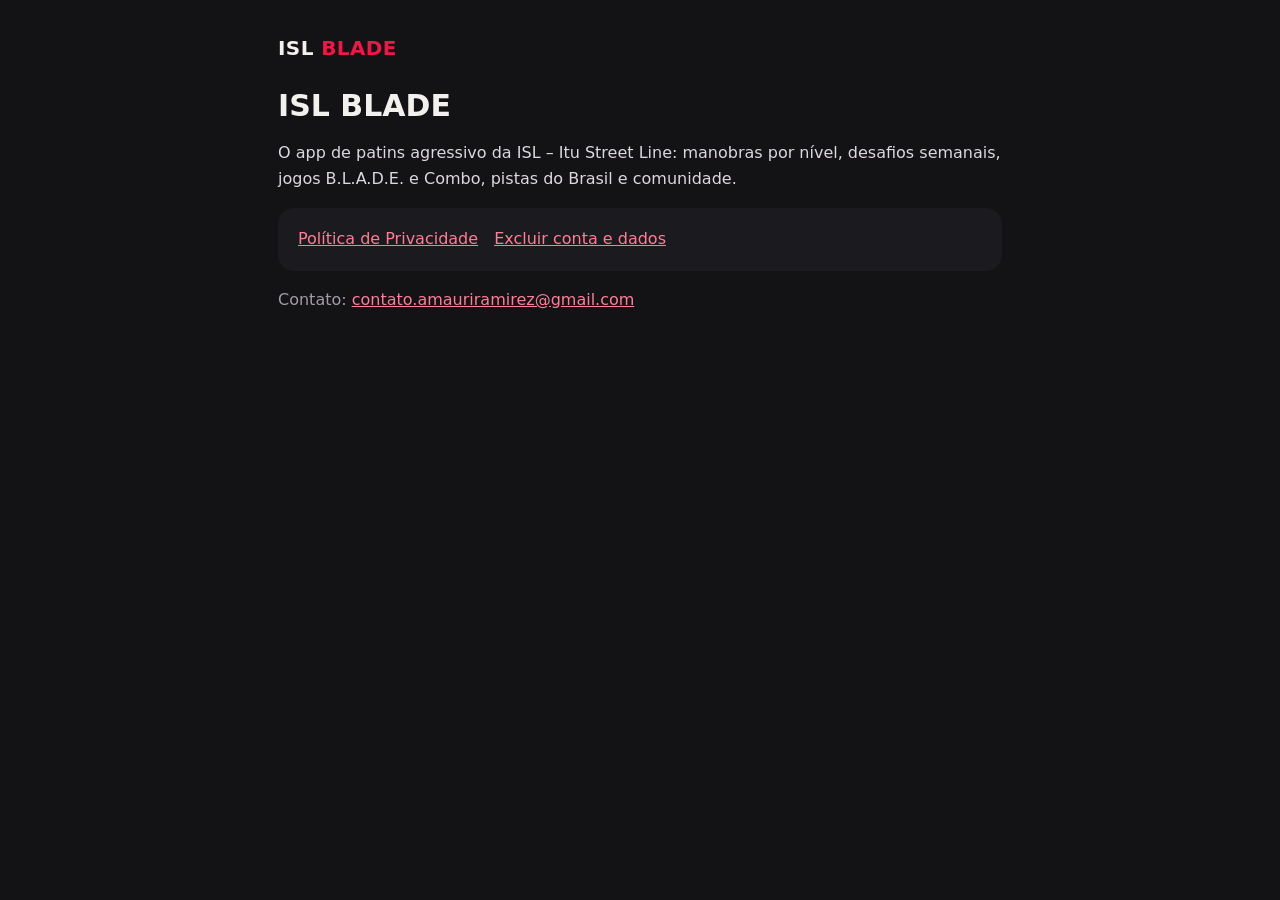
<file: docs/index.html>
<!doctype html><html lang="pt-BR"><head><meta charset="utf-8"><meta name="viewport" content="width=device-width,initial-scale=1"><title>ISL BLADE</title><meta name="google-site-verification" content="ooQh8_VVPyRhFl8CbtdJCetargBECOf6J0w17NqZcvg" /><link rel="stylesheet" href="style.css"></head><body><main>
<header><b>ISL <span>BLADE</span></b></header>
<h1>ISL BLADE</h1><p>O app de patins agressivo da ISL – Itu Street Line: manobras por nível, desafios semanais, jogos B.L.A.D.E. e Combo, pistas do Brasil e comunidade.</p>
<div class="card"><nav><a href="privacidade.html">Política de Privacidade</a><a href="excluir-conta.html">Excluir conta e dados</a></nav></div>
<p class="muted">Contato: <a href="mailto:contato.amauriramirez@gmail.com">contato.amauriramirez@gmail.com</a></p>
</main></body></html>
</file>
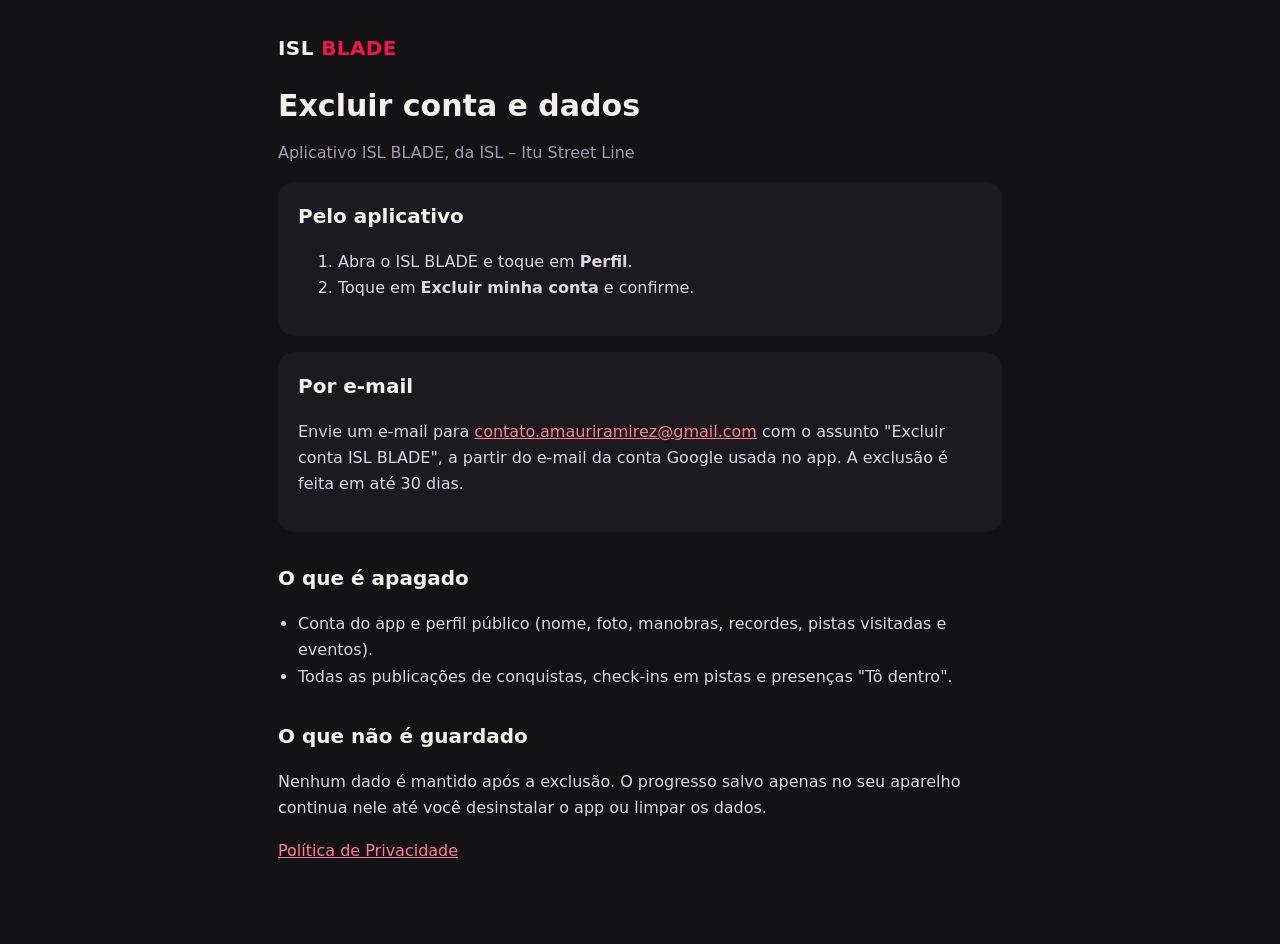
<file: docs/excluir-conta.html>
<!doctype html><html lang="pt-BR"><head><meta charset="utf-8"><meta name="viewport" content="width=device-width,initial-scale=1"><title>Excluir conta – ISL BLADE</title><link rel="stylesheet" href="style.css"></head><body><main>
<header><b>ISL <span>BLADE</span></b></header>
<h1>Excluir conta e dados</h1><p class="muted">Aplicativo ISL BLADE, da ISL – Itu Street Line</p>
<div class="card"><h2 style="margin-top:0">Pelo aplicativo</h2><ol><li>Abra o ISL BLADE e toque em <b>Perfil</b>.</li><li>Toque em <b>Excluir minha conta</b> e confirme.</li></ol></div>
<div class="card"><h2 style="margin-top:0">Por e-mail</h2><p>Envie um e-mail para <a href="mailto:contato.amauriramirez@gmail.com?subject=Excluir%20conta%20ISL%20BLADE">contato.amauriramirez@gmail.com</a> com o assunto "Excluir conta ISL BLADE", a partir do e-mail da conta Google usada no app. A exclusão é feita em até 30 dias.</p></div>
<h2>O que é apagado</h2><ul><li>Conta do app e perfil público (nome, foto, manobras, recordes, pistas visitadas e eventos).</li><li>Todas as publicações de conquistas, check-ins em pistas e presenças "Tô dentro".</li></ul>
<h2>O que não é guardado</h2><p>Nenhum dado é mantido após a exclusão. O progresso salvo apenas no seu aparelho continua nele até você desinstalar o app ou limpar os dados.</p>
<p><a href="privacidade.html">Política de Privacidade</a></p>
</main></body></html>
</file>
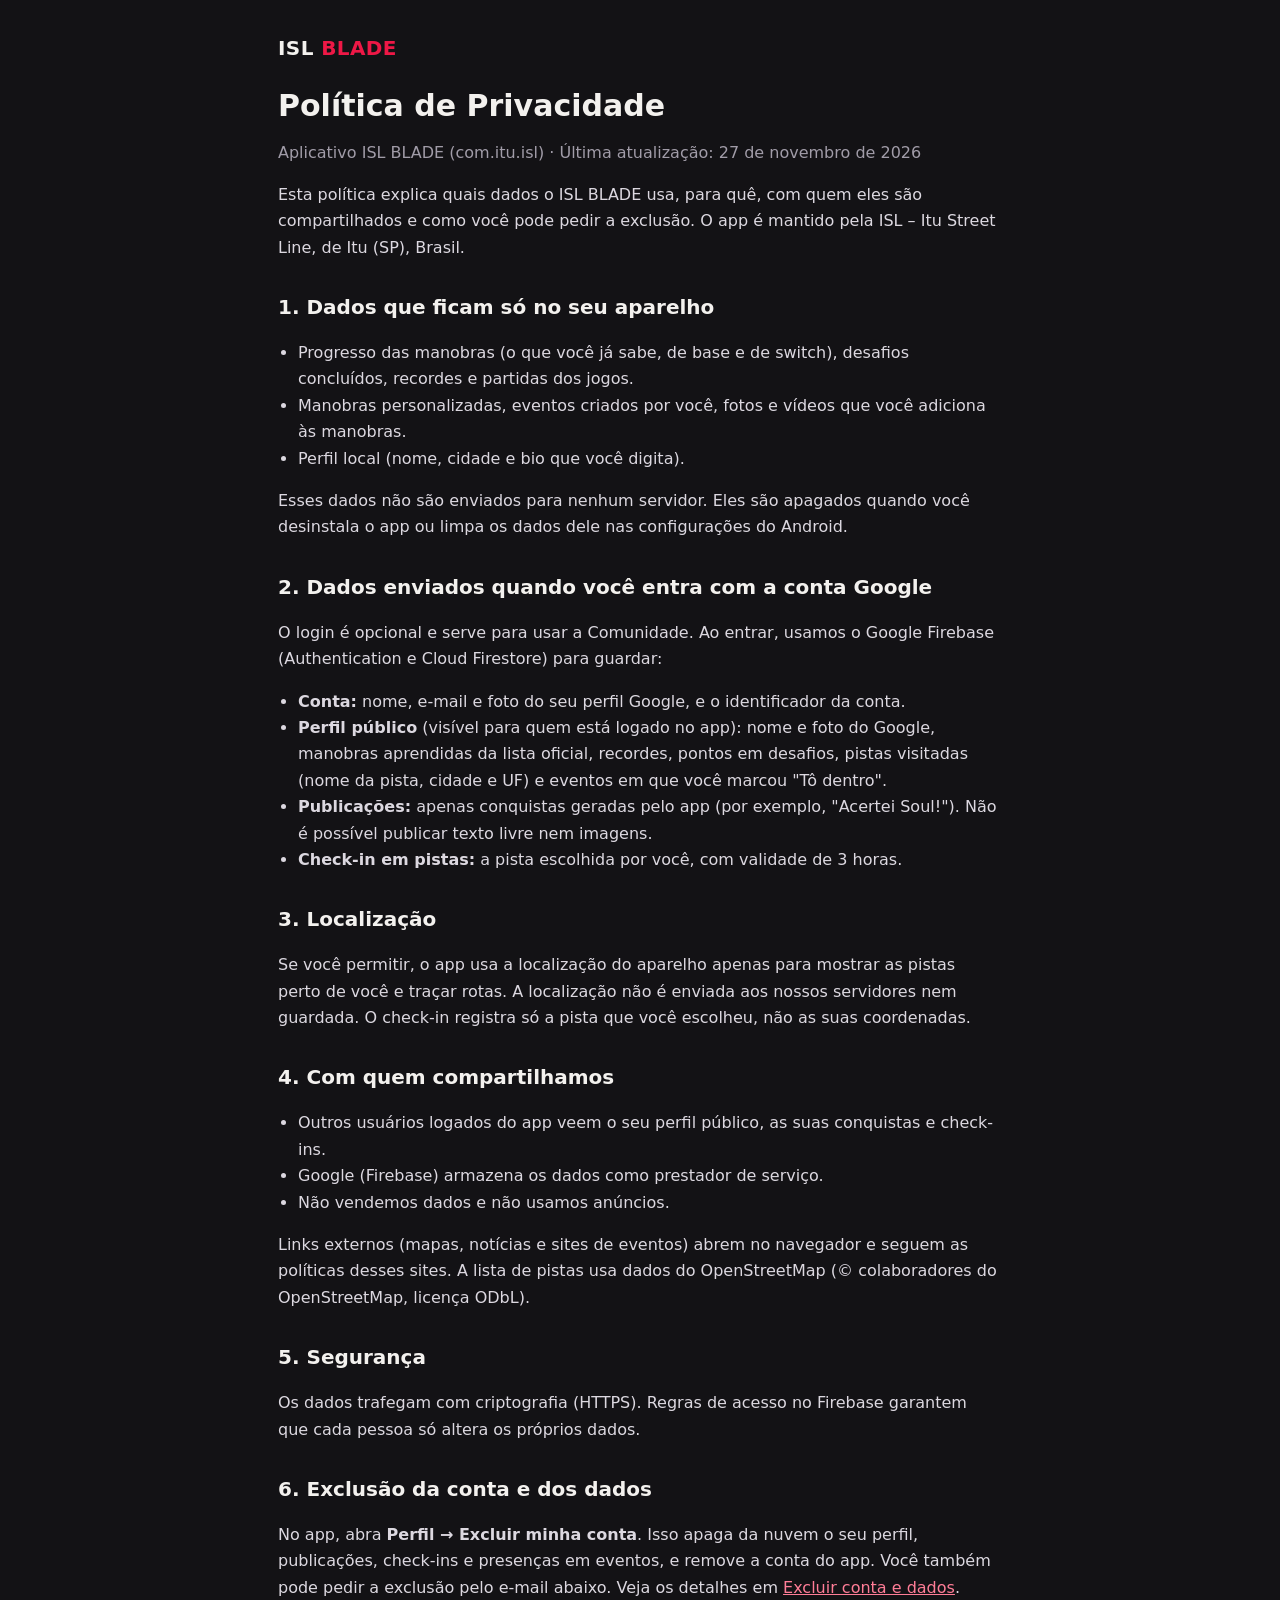
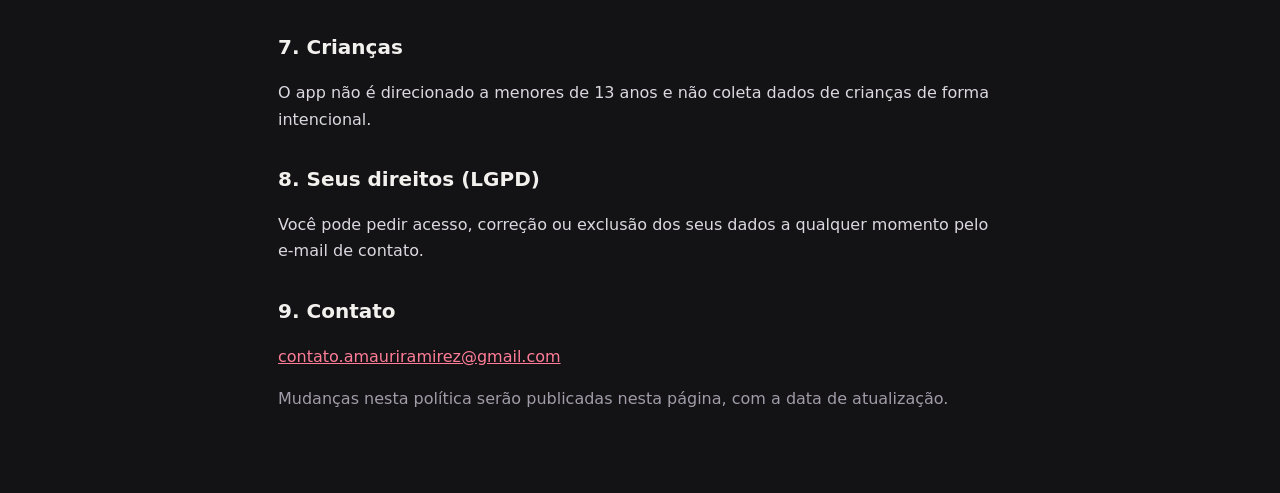
<file: docs/privacidade.html>
<!doctype html><html lang="pt-BR"><head><meta charset="utf-8"><meta name="viewport" content="width=device-width,initial-scale=1"><title>Política de Privacidade – ISL BLADE</title><link rel="stylesheet" href="style.css"></head><body><main>
<header><b>ISL <span>BLADE</span></b></header>
<h1>Política de Privacidade</h1><p class="muted">Aplicativo ISL BLADE (com.itu.isl) · Última atualização: 27 de novembro de 2026</p>
<p>Esta política explica quais dados o ISL BLADE usa, para quê, com quem eles são compartilhados e como você pode pedir a exclusão. O app é mantido pela ISL – Itu Street Line, de Itu (SP), Brasil.</p>

<h2>1. Dados que ficam só no seu aparelho</h2>
<ul><li>Progresso das manobras (o que você já sabe, de base e de switch), desafios concluídos, recordes e partidas dos jogos.</li>
<li>Manobras personalizadas, eventos criados por você, fotos e vídeos que você adiciona às manobras.</li>
<li>Perfil local (nome, cidade e bio que você digita).</li></ul>
<p>Esses dados não são enviados para nenhum servidor. Eles são apagados quando você desinstala o app ou limpa os dados dele nas configurações do Android.</p>

<h2>2. Dados enviados quando você entra com a conta Google</h2>
<p>O login é opcional e serve para usar a Comunidade. Ao entrar, usamos o Google Firebase (Authentication e Cloud Firestore) para guardar:</p>
<ul><li><b>Conta:</b> nome, e-mail e foto do seu perfil Google, e o identificador da conta.</li>
<li><b>Perfil público</b> (visível para quem está logado no app): nome e foto do Google, manobras aprendidas da lista oficial, recordes, pontos em desafios, pistas visitadas (nome da pista, cidade e UF) e eventos em que você marcou "Tô dentro".</li>
<li><b>Publicações:</b> apenas conquistas geradas pelo app (por exemplo, "Acertei Soul!"). Não é possível publicar texto livre nem imagens.</li>
<li><b>Check-in em pistas:</b> a pista escolhida por você, com validade de 3 horas.</li></ul>

<h2>3. Localização</h2>
<p>Se você permitir, o app usa a localização do aparelho apenas para mostrar as pistas perto de você e traçar rotas. A localização não é enviada aos nossos servidores nem guardada. O check-in registra só a pista que você escolheu, não as suas coordenadas.</p>

<h2>4. Com quem compartilhamos</h2>
<ul><li>Outros usuários logados do app veem o seu perfil público, as suas conquistas e check-ins.</li>
<li>Google (Firebase) armazena os dados como prestador de serviço.</li>
<li>Não vendemos dados e não usamos anúncios.</li></ul>
<p>Links externos (mapas, notícias e sites de eventos) abrem no navegador e seguem as políticas desses sites. A lista de pistas usa dados do OpenStreetMap (© colaboradores do OpenStreetMap, licença ODbL).</p>

<h2>5. Segurança</h2>
<p>Os dados trafegam com criptografia (HTTPS). Regras de acesso no Firebase garantem que cada pessoa só altera os próprios dados.</p>

<h2>6. Exclusão da conta e dos dados</h2>
<p>No app, abra <b>Perfil → Excluir minha conta</b>. Isso apaga da nuvem o seu perfil, publicações, check-ins e presenças em eventos, e remove a conta do app. Você também pode pedir a exclusão pelo e-mail abaixo. Veja os detalhes em <a href="excluir-conta.html">Excluir conta e dados</a>.</p>

<h2>7. Crianças</h2>
<p>O app não é direcionado a menores de 13 anos e não coleta dados de crianças de forma intencional.</p>

<h2>8. Seus direitos (LGPD)</h2>
<p>Você pode pedir acesso, correção ou exclusão dos seus dados a qualquer momento pelo e-mail de contato.</p>

<h2>9. Contato</h2>
<p><a href="mailto:contato.amauriramirez@gmail.com">contato.amauriramirez@gmail.com</a></p>
<p class="muted">Mudanças nesta política serão publicadas nesta página, com a data de atualização.</p>
</main></body></html>
</file>
<file: docs/style.css>
:root{--bg:#131215;--s1:#1b1a1e;--text:#f3f1ee;--muted:#a19ca8;--red:#ee1846}
*{box-sizing:border-box}html,body{margin:0;background:var(--bg);color:var(--text);font:16px/1.65 system-ui,-apple-system,Roboto,Arial,sans-serif}
main{max-width:760px;margin:0 auto;padding:32px 18px 64px}
header{display:flex;align-items:center;gap:12px;margin-bottom:24px}header b{font-size:20px;letter-spacing:.02em}header span{color:var(--red)}
h1{font-size:30px;line-height:1.15;margin:0 0 6px}h2{font-size:20px;margin:30px 0 8px}
p,li{color:#dcd8e0}small,.muted{color:var(--muted)}a{color:#ff7d97}
.card{background:var(--s1);border-radius:16px;padding:18px 20px;margin:16px 0}
ul{padding-left:20px}nav a{margin-right:16px}
</file>
